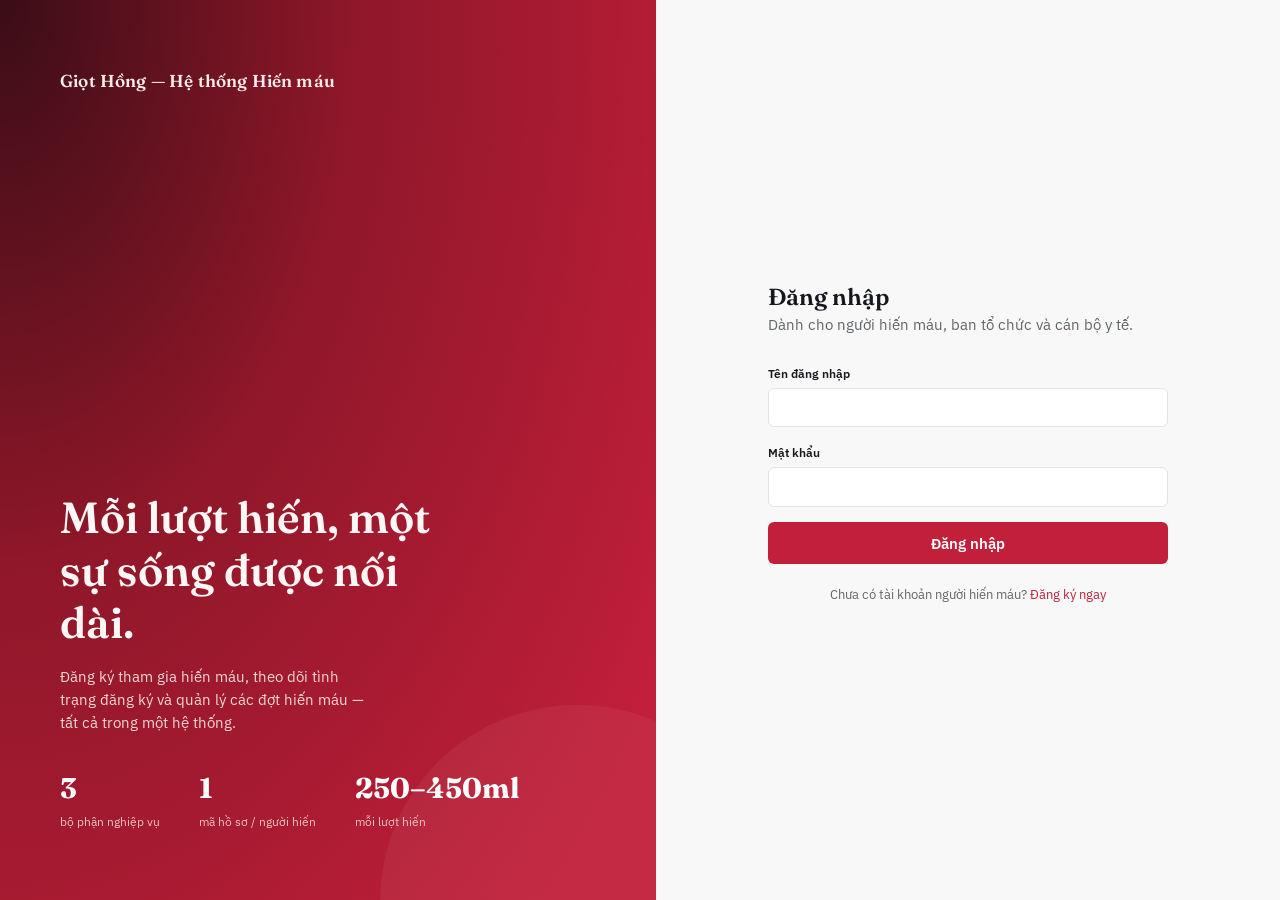
<file: frontend/index.html>
<!DOCTYPE html>
<html lang="vi">
<head>
<meta charset="UTF-8">
<meta name="viewport" content="width=device-width, initial-scale=1.0">
<title>Đăng nhập — Hệ thống Hiến máu</title>
<link rel="stylesheet" href="assets/css/style.css">
</head>
<body>

<div class="auth-shell">
  <div class="auth-hero">
    <div class="brand">Giọt Hồng — Hệ thống Hiến máu</div>
    <div>
      <h1>Mỗi lượt hiến, một sự sống được nối dài.</h1>
      <p class="lede">Đăng ký tham gia hiến máu, theo dõi tình trạng đăng ký và quản lý các đợt hiến máu — tất cả trong một hệ thống.</p>
      <div class="hero-stats">
        <div class="stat"><b>3</b><span>bộ phận nghiệp vụ</span></div>
        <div class="stat"><b>1</b><span>mã hồ sơ / người hiến</span></div>
        <div class="stat"><b>250–450ml</b><span>mỗi lượt hiến</span></div>
      </div>
    </div>
  </div>

  <div class="auth-panel">
    <div class="auth-card">
      <h2>Đăng nhập</h2>
      <p class="sub">Dành cho người hiến máu, ban tổ chức và cán bộ y tế.</p>

      <div class="alert alert-error" id="loginAlert"></div>

      <form id="loginForm" novalidate>
        <div class="field" data-field="username">
          <label for="username">Tên đăng nhập</label>
          <input type="text" id="username" autocomplete="username" required>
          <div class="error-text"></div>
        </div>
        <div class="field" data-field="password">
          <label for="password">Mật khẩu</label>
          <input type="password" id="password" autocomplete="current-password" required>
          <div class="error-text"></div>
        </div>
        <button class="btn btn-primary" type="submit" id="loginBtn">Đăng nhập</button>
      </form>

      <p class="form-footnote">
        Chưa có tài khoản người hiến máu? <a href="dang-ky.html">Đăng ký ngay</a>
      </p>
    </div>
  </div>
</div>

<script src="assets/js/api.js"></script>
<script src="assets/js/common.js"></script>
<script>
  // Nếu đã đăng nhập, điều hướng thẳng tới dashboard theo vai trò.
  (function redirectIfLoggedIn() {
    const user = Session.user;
    if (Session.token && user) {
      const map = { NHM: "donor.html", QTV: "admin.html", CBYT: "medical.html" };
      location.href = map[user.role] || "index.html";
    }
  })();

  const form = document.getElementById("loginForm");
  const alertBox = document.getElementById("loginAlert");
  const btn = document.getElementById("loginBtn");

  form.addEventListener("submit", async (e) => {
    e.preventDefault();
    alertBox.classList.remove("show");
    clearFormErrors(form);
    btn.disabled = true;
    btn.textContent = "Đang đăng nhập...";

    try {
      const data = await api("/auth/login", {
        method: "POST",
        auth: false,
        body: {
          username: document.getElementById("username").value.trim(),
          password: document.getElementById("password").value,
        },
      });
      Session.token = data.access_token;
      Session.user = data.user;
      const map = { NHM: "donor.html", QTV: "admin.html", CBYT: "medical.html" };
      location.href = map[data.user.role] || "index.html";
    } catch (err) {
      alertBox.textContent = err.message;
      alertBox.classList.add("show");
    } finally {
      btn.disabled = false;
      btn.textContent = "Đăng nhập";
    }
  });
</script>
</body>
</html>
</file>
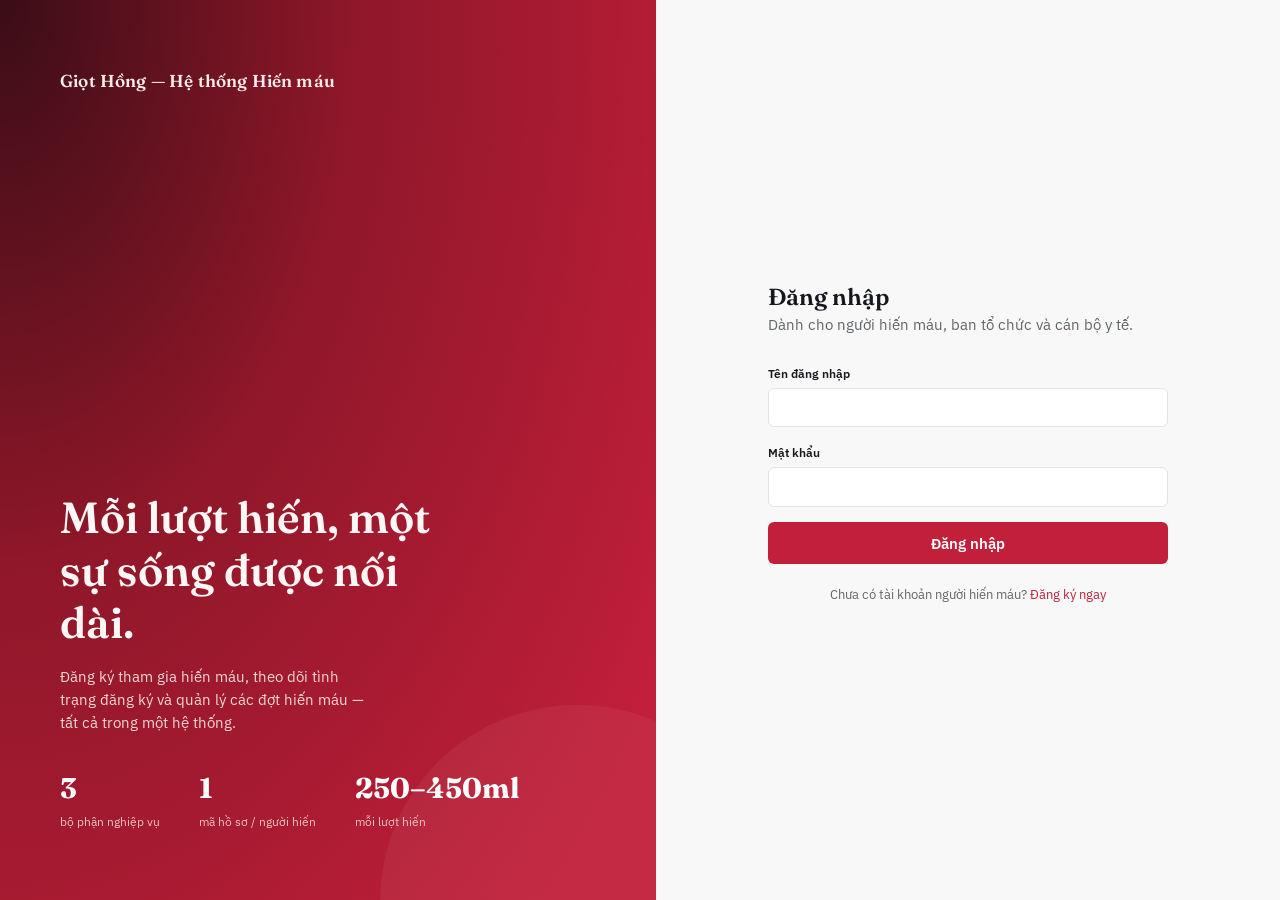
<file: frontend/admin.html>
<!DOCTYPE html>
<html lang="vi">
<head>
<meta charset="UTF-8">
<meta name="viewport" content="width=device-width, initial-scale=1.0">
<title>Ban tổ chức — Hệ thống Hiến máu</title>
<link rel="stylesheet" href="assets/css/style.css">
</head>
<body>

<div class="app-shell">
  <aside class="sidebar">
    <div class="brand">Giọt Hồng<small>Cổng ban tổ chức</small></div>
    <div class="nav-item active" data-tab="tong-quan">Tổng quan</div>
    <div class="nav-item" data-tab="su-kien">Sự kiện hiến máu</div>
    <div class="nav-item" data-tab="xet-duyet">Xét duyệt đăng ký</div>
    <div class="nav-item" data-tab="bao-cao">Báo cáo tiến độ</div>
    <div class="nav-item" data-tab="nguoi-hien">Người hiến máu</div>
    <div class="sidebar-footer">
      <div class="who" id="whoName">Tài khoản</div>
      <div class="role-badge">Quản trị viên</div>
      <button class="btn btn-ghost btn-sm" id="changePasswordButton" type="button">Đổi mật khẩu</button>
      <button class="btn btn-ghost btn-sm" onclick="logout()">Đăng xuất</button>
    </div>
  </aside>

  <main class="main">
    <!-- TỔNG QUAN -->
    <section class="tab-panel active" id="panel-tong-quan">
      <div class="page-header"><div><h1>Tổng quan hệ thống</h1><p>Toàn cảnh các sự kiện và đăng ký hiến máu.</p></div></div>
      <div class="stat-row" id="overviewStats"></div>
      <div class="card">
        <h3>Đăng ký đang chờ duyệt</h3>
        <div id="overviewPending"></div>
      </div>
    </section>

    <!-- SỰ KIỆN -->
    <section class="tab-panel" id="panel-su-kien">
      <div class="page-header">
        <div><h1>Sự kiện hiến máu</h1><p>Tạo và quản lý các đợt hiến máu (QTV_BM1).</p></div>
        <button class="btn btn-primary" style="width:auto;" id="openCreateEvent">+ Tạo sự kiện</button>
      </div>
      <div id="eventTableWrap"></div>
    </section>

    <!-- XÉT DUYỆT -->
    <section class="tab-panel" id="panel-xet-duyet">
      <div class="page-header"><div><h1>Xét duyệt đăng ký</h1><p>Duyệt hoặc từ chối đơn đăng ký tham gia hiến máu.</p></div></div>
      <div class="tabs">
        <button class="regFilterTab active" data-status="Chờ duyệt">Chờ duyệt</button>
        <button class="regFilterTab" data-status="Đã chấp nhận">Đã chấp nhận</button>
        <button class="regFilterTab" data-status="Từ chối">Từ chối</button>
        <button class="regFilterTab" data-status="">Tất cả</button>
      </div>
      <div id="registrationsWrap"></div>
    </section>

    <!-- BÁO CÁO -->
    <section class="tab-panel" id="panel-bao-cao">
      <div class="page-header"><div><h1>Báo cáo tiến độ</h1><p>Tỷ lệ hoàn thành = (Tổng lượng máu đã thu / Chỉ tiêu tiếp nhận) × 100%.</p></div></div>
      <div id="reportWrap"></div>
    </section>

    <!-- NGƯỜI HIẾN -->
    <section class="tab-panel" id="panel-nguoi-hien">
      <div class="page-header">
        <div><h1>Người hiến máu</h1><p>Tra cứu hồ sơ người hiến máu.</p></div>
        <input type="text" id="donorSearch" placeholder="Tìm theo mã, tên hoặc CCCD..." style="width:260px;">
      </div>
      <div id="donorTableWrap"></div>
    </section>
  </main>
</div>

<!-- Modal tạo/sửa sự kiện -->
<div class="modal-backdrop" id="eventModal">
  <div class="modal">
    <h3 id="eventModalTitle">Tạo sự kiện hiến máu</h3>
    <div class="alert alert-error" id="eventAlert"></div>
    <form id="eventForm" novalidate>
      <input type="hidden" id="ev_ma_su_kien">
      <div class="field" data-field="ten_su_kien"><label for="ev_ten">Tên sự kiện</label><input type="text" id="ev_ten" required><div class="error-text"></div></div>
      <div class="field" data-field="dia_diem"><label for="ev_diadiem">Địa điểm tổ chức</label><input type="text" id="ev_diadiem" required><div class="error-text"></div></div>
      <div class="field-row">
        <div class="field" data-field="thoi_gian_bat_dau"><label for="ev_batdau">Thời gian bắt đầu</label><input type="datetime-local" id="ev_batdau" required><div class="error-text"></div></div>
        <div class="field" data-field="thoi_gian_ket_thuc"><label for="ev_ketthuc">Thời gian kết thúc</label><input type="datetime-local" id="ev_ketthuc" required><div class="error-text"></div></div>
      </div>
      <div class="field" data-field="chi_tieu_ml"><label for="ev_chitieu">Chỉ tiêu tiếp nhận (ml)</label><input type="number" id="ev_chitieu" min="1" required><div class="error-text"></div></div>
      <div class="field" data-field="trang_thai" id="ev_trangthai_wrap" style="display:none;">
        <label for="ev_trangthai">Trạng thái sự kiện</label>
        <select id="ev_trangthai">
          <option>Sắp diễn ra</option><option>Đang diễn ra</option><option>Đã kết thúc</option><option>Đã hủy</option>
        </select>
        <div class="error-text"></div>
      </div>
      <div class="modal-actions">
        <button type="button" class="btn btn-ghost" id="closeEventModal">Hủy</button>
        <button type="submit" class="btn btn-primary" style="width:auto;">Lưu sự kiện</button>
      </div>
    </form>
  </div>
</div>

<!-- Modal từ chối đăng ký -->
<div class="modal-backdrop" id="rejectModal">
  <div class="modal">
    <h3>Từ chối đơn đăng ký</h3>
    <div class="alert alert-error" id="rejectAlert"></div>
    <form id="rejectForm" novalidate>
      <input type="hidden" id="rj_ma_dang_ky">
      <div class="field" data-field="ly_do_tu_choi">
        <label for="rj_lydo">Lý do từ chối</label>
        <textarea id="rj_lydo" required></textarea>
        <div class="error-text"></div>
      </div>
      <div class="modal-actions">
        <button type="button" class="btn btn-ghost" id="closeRejectModal">Hủy</button>
        <button type="submit" class="btn btn-danger">Xác nhận từ chối</button>
      </div>
    </form>
  </div>
</div>

<!-- Modal xác nhận xóa đơn đăng ký -->
<div class="modal-backdrop" id="deleteConfirmModal">
  <div class="modal">
    <h3>Xóa đơn đăng ký</h3>
    <p>Bạn có chắc chắn muốn xóa không?</p>
    <p class="hint" id="deleteConfirmMessage"></p>
    <form id="deleteConfirmForm">
      <div class="modal-actions">
        <button type="button" class="btn btn-ghost" id="closeDeleteConfirmModal">Hủy</button>
        <button type="submit" class="btn btn-danger">Xác nhận xóa</button>
      </div>
    </form>
  </div>
</div>

<!-- Modal xác nhận xóa sự kiện -->
<div class="modal-backdrop" id="eventDeleteConfirmModal">
  <div class="modal">
    <h3>Xóa sự kiện hiến máu</h3>
    <p>Bạn có chắc chắn muốn xóa không?</p>
    <p class="hint" id="eventDeleteConfirmMessage"></p>
    <form id="eventDeleteConfirmForm">
      <div class="modal-actions">
        <button type="button" class="btn btn-ghost" id="closeEventDeleteConfirmModal">Hủy</button>
        <button type="submit" class="btn btn-danger">Xác nhận xóa</button>
      </div>
    </form>
  </div>
</div>

<script src="assets/js/api.js"></script>
<script src="assets/js/common.js"></script>
<script src="assets/js/admin.js"></script>
</body>
</html>
</file>
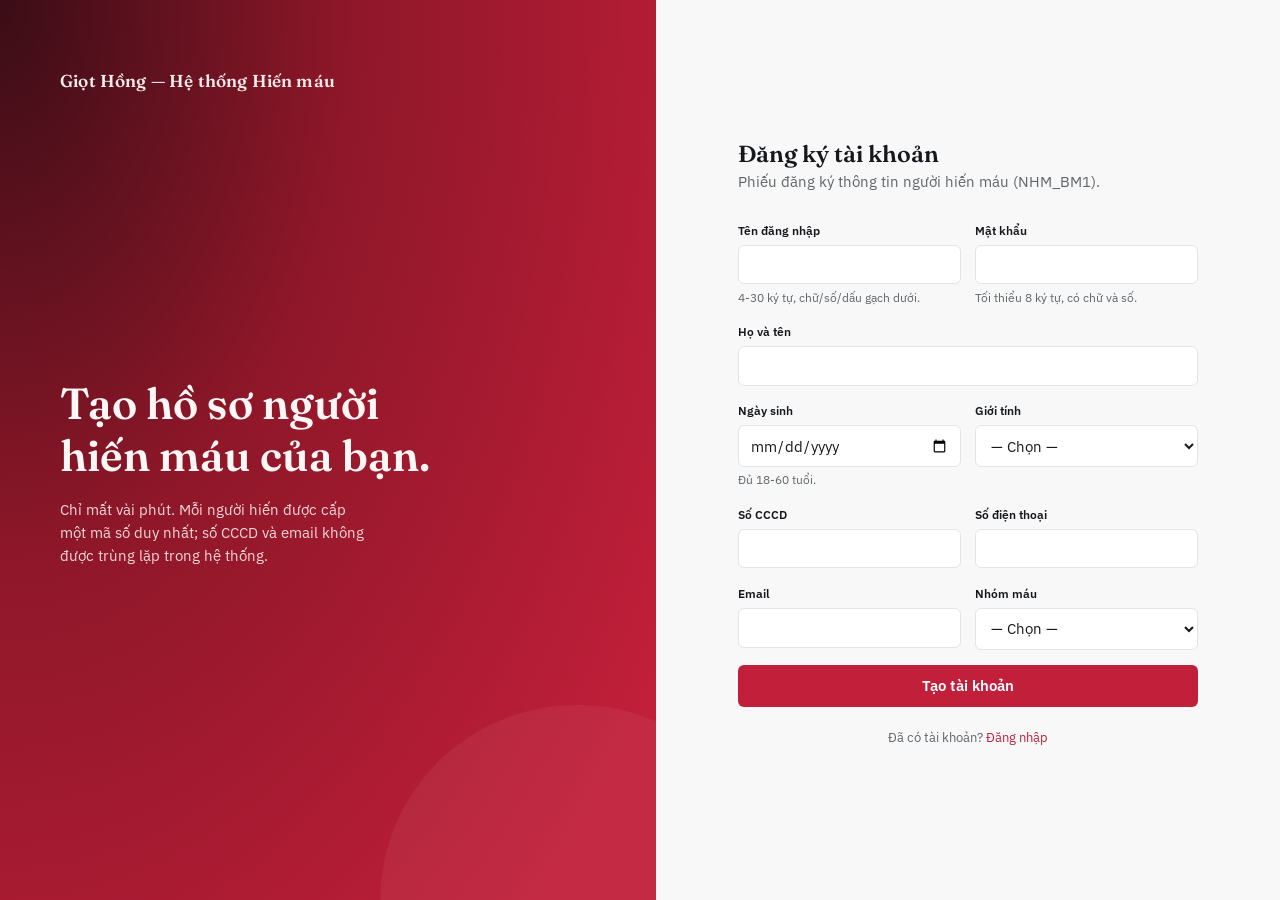
<file: frontend/dang-ky.html>
<!DOCTYPE html>
<html lang="vi">
<head>
<meta charset="UTF-8">
<meta name="viewport" content="width=device-width, initial-scale=1.0">
<title>Đăng ký người hiến máu — Hệ thống Hiến máu</title>
<link rel="stylesheet" href="assets/css/style.css">
</head>
<body>

<div class="auth-shell">
  <div class="auth-hero">
    <div class="brand">Giọt Hồng — Hệ thống Hiến máu</div>
    <div>
      <h1>Tạo hồ sơ người hiến máu của bạn.</h1>
      <p class="lede">Chỉ mất vài phút. Mỗi người hiến được cấp một mã số duy nhất; số CCCD và email không được trùng lặp trong hệ thống.</p>
    </div>
    <div></div>
  </div>

  <div class="auth-panel">
    <div class="auth-card" style="max-width: 460px;">
      <h2>Đăng ký tài khoản</h2>
      <p class="sub">Phiếu đăng ký thông tin người hiến máu (NHM_BM1).</p>

      <div class="alert alert-error" id="regAlert"></div>
      <div class="alert alert-success" id="regSuccess"></div>

      <form id="regForm" novalidate>
        <div class="field-row">
          <div class="field" data-field="username">
            <label for="username">Tên đăng nhập</label>
            <input type="text" id="username" required>
            <div class="hint">4-30 ký tự, chữ/số/dấu gạch dưới.</div>
            <div class="error-text"></div>
          </div>
          <div class="field" data-field="password">
            <label for="password">Mật khẩu</label>
            <input type="password" id="password" required>
            <div class="hint">Tối thiểu 8 ký tự, có chữ và số.</div>
            <div class="error-text"></div>
          </div>
        </div>

        <div class="field" data-field="ho_ten">
          <label for="ho_ten">Họ và tên</label>
          <input type="text" id="ho_ten" required>
          <div class="error-text"></div>
        </div>

        <div class="field-row">
          <div class="field" data-field="ngay_sinh">
            <label for="ngay_sinh">Ngày sinh</label>
            <input type="date" id="ngay_sinh" required>
            <div class="hint">Đủ 18-60 tuổi.</div>
            <div class="error-text"></div>
          </div>
          <div class="field" data-field="gioi_tinh">
            <label for="gioi_tinh">Giới tính</label>
            <select id="gioi_tinh" required>
              <option value="">— Chọn —</option>
              <option>Nam</option>
              <option>Nữ</option>
              <option>Khác</option>
            </select>
            <div class="error-text"></div>
          </div>
        </div>

        <div class="field-row">
          <div class="field" data-field="so_cccd">
            <label for="so_cccd">Số CCCD</label>
            <input type="text" id="so_cccd" inputmode="numeric" maxlength="12" required>
            <div class="error-text"></div>
          </div>
          <div class="field" data-field="so_dien_thoai">
            <label for="so_dien_thoai">Số điện thoại</label>
            <input type="tel" id="so_dien_thoai" maxlength="10" required>
            <div class="error-text"></div>
          </div>
        </div>

        <div class="field-row">
          <div class="field" data-field="email">
            <label for="email">Email</label>
            <input type="email" id="email" required>
            <div class="error-text"></div>
          </div>
          <div class="field" data-field="nhom_mau">
            <label for="nhom_mau">Nhóm máu</label>
            <select id="nhom_mau" required>
              <option value="">— Chọn —</option>
              <option>A+</option><option>A-</option>
              <option>B+</option><option>B-</option>
              <option>AB+</option><option>AB-</option>
              <option>O+</option><option>O-</option>
            </select>
            <div class="error-text"></div>
          </div>
        </div>

        <button class="btn btn-primary" type="submit" id="regBtn">Tạo tài khoản</button>
      </form>

      <p class="form-footnote">Đã có tài khoản? <a href="index.html">Đăng nhập</a></p>
    </div>
  </div>
</div>

<script src="assets/js/api.js"></script>
<script src="assets/js/common.js"></script>
<script>
  const form = document.getElementById("regForm");
  const alertBox = document.getElementById("regAlert");
  const successBox = document.getElementById("regSuccess");
  const btn = document.getElementById("regBtn");

  form.addEventListener("submit", async (e) => {
    e.preventDefault();
    alertBox.classList.remove("show");
    successBox.classList.remove("show");
    clearFormErrors(form);
    btn.disabled = true;
    btn.textContent = "Đang tạo tài khoản...";

    const payload = {
      username: document.getElementById("username").value.trim(),
      password: document.getElementById("password").value,
      ho_ten: document.getElementById("ho_ten").value.trim(),
      ngay_sinh: document.getElementById("ngay_sinh").value,
      gioi_tinh: document.getElementById("gioi_tinh").value,
      so_cccd: document.getElementById("so_cccd").value.trim(),
      so_dien_thoai: document.getElementById("so_dien_thoai").value.trim(),
      email: document.getElementById("email").value.trim(),
      nhom_mau: document.getElementById("nhom_mau").value,
    };

    try {
      await api("/auth/register", { method: "POST", auth: false, body: payload });
      successBox.textContent = "Tạo tài khoản thành công! Đang chuyển tới trang đăng nhập...";
      successBox.classList.add("show");
      setTimeout(() => (location.href = "index.html"), 1400);
    } catch (err) {
      alertBox.textContent = err.message;
      alertBox.classList.add("show");
      if (err.errors) showFormErrors(form, err.errors);
    } finally {
      btn.disabled = false;
      btn.textContent = "Tạo tài khoản";
    }
  });
</script>
</body>
</html>
</file>
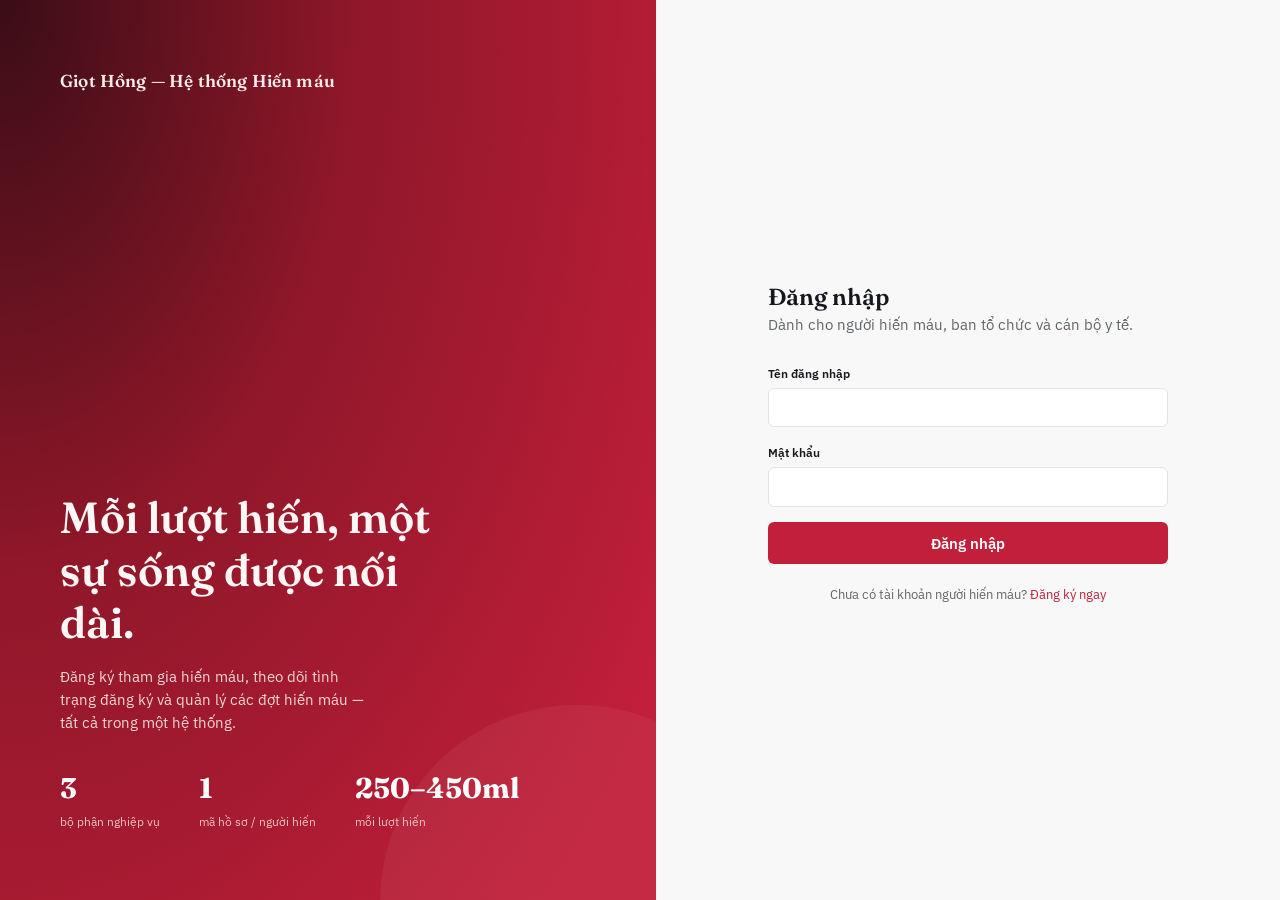
<file: frontend/donor.html>
<!DOCTYPE html>
<html lang="vi">
<head>
<meta charset="UTF-8">
<meta name="viewport" content="width=device-width, initial-scale=1.0">
<title>Người hiến máu — Hệ thống Hiến máu</title>
<link rel="stylesheet" href="assets/css/style.css">
</head>
<body>

<div class="app-shell">
  <aside class="sidebar">
    <div class="brand">Giọt Hồng<small>Cổng người hiến máu</small></div>
    <div class="nav-item active" data-tab="tong-quan">Tổng quan</div>
    <div class="nav-item" data-tab="ho-so">Hồ sơ cá nhân</div>
    <div class="nav-item" data-tab="khai-bao-y-te">Khai báo y tế</div>
    <div class="nav-item" data-tab="su-kien">Sự kiện hiến máu</div>
    <div class="nav-item" data-tab="dang-ky-cua-toi">Đăng ký của tôi</div>
    <div class="sidebar-footer">
      <div class="who" id="whoName">Tài khoản</div>
      <div class="role-badge">Người hiến máu</div>
      <button class="btn btn-ghost btn-sm" id="changePasswordButton" type="button">Đổi mật khẩu</button>
      <button class="btn btn-ghost btn-sm" onclick="logout()">Đăng xuất</button>
    </div>
  </aside>

  <main class="main">
    <!-- TỔNG QUAN -->
    <section class="tab-panel active" id="panel-tong-quan">
      <div class="page-header">
        <div><h1>Chào mừng trở lại</h1><p>Tình trạng hồ sơ và các đăng ký gần đây của bạn.</p></div>
      </div>
      <div class="stat-row" id="overviewStats"></div>
      <div class="card">
        <h3>Đăng ký gần đây</h3>
        <div id="overviewRegistrations"></div>
      </div>
    </section>

    <!-- HỒ SƠ -->
    <section class="tab-panel" id="panel-ho-so">
      <div class="page-header"><div><h1>Hồ sơ cá nhân</h1><p>Thông tin định danh người hiến máu (NHM_BM1).</p></div></div>
      <div class="card" style="max-width:560px;">
        <div class="alert alert-error" id="profileAlert"></div>
        <div class="alert alert-success" id="profileSuccess"></div>
        <form id="profileForm" novalidate>
          <div class="field-row">
            <div class="field"><label>Mã người hiến</label><input type="text" id="p_ma" disabled></div>
            <div class="field"><label>Tuổi</label><input type="text" id="p_tuoi" disabled></div>
          </div>
          <div class="field" data-field="ho_ten"><label for="p_ho_ten">Họ và tên</label><input type="text" id="p_ho_ten" required><div class="error-text"></div></div>
          <div class="field-row">
            <div class="field" data-field="gioi_tinh">
              <label for="p_gioi_tinh">Giới tính</label>
              <select id="p_gioi_tinh"><option>Nam</option><option>Nữ</option><option>Khác</option></select>
              <div class="error-text"></div>
            </div>
            <div class="field" data-field="nhom_mau">
              <label for="p_nhom_mau">Nhóm máu</label>
              <select id="p_nhom_mau">
                <option>A+</option><option>A-</option><option>B+</option><option>B-</option>
                <option>AB+</option><option>AB-</option><option>O+</option><option>O-</option>
              </select>
              <div class="error-text"></div>
            </div>
          </div>
          <div class="field" data-field="so_dien_thoai"><label for="p_sdt">Số điện thoại</label><input type="tel" id="p_sdt" required><div class="error-text"></div></div>
          <div class="field"><label>Số CCCD</label><input type="text" id="p_cccd" disabled><div class="hint">Không thể chỉnh sửa qua cổng tự phục vụ.</div></div>
          <div class="field"><label>Email</label><input type="email" id="p_email" disabled></div>
          <button class="btn btn-primary" style="width:auto;" type="submit">Lưu thay đổi</button>
        </form>
      </div>
    </section>

    <!-- KHAI BÁO Y TẾ -->
    <section class="tab-panel" id="panel-khai-bao-y-te">
      <div class="page-header"><div><h1>Khai báo y tế</h1><p>Phiếu khai báo y tế (NHM_BM2) — bắt buộc trước khi đăng ký sự kiện.</p></div></div>
      <div class="card" style="max-width:560px;">
        <div class="alert alert-error" id="medAlert"></div>
        <div class="alert alert-success" id="medSuccess"></div>
        <form id="medForm" novalidate>
          <div class="field-row">
            <div class="field" data-field="chieu_cao_cm"><label for="m_cc">Chiều cao (cm)</label><input type="number" id="m_cc" step="0.1" required><div class="error-text"></div></div>
            <div class="field" data-field="can_nang_kg"><label for="m_cn">Cân nặng (kg)</label><input type="number" id="m_cn" step="0.1" required><div class="error-text"></div></div>
          </div>
          <div class="field" data-field="tinh_trang_suc_khoe"><label for="m_ttsk">Tình trạng sức khỏe hiện tại</label><textarea id="m_ttsk" required></textarea><div class="error-text"></div></div>
          <div class="field"><label for="m_tsbl">Tiền sử bệnh lý (nếu có)</label><textarea id="m_tsbl"></textarea></div>
          <div class="field checkbox-row">
            <input type="checkbox" id="m_da_hien">
            <label for="m_da_hien" style="margin:0;">Đã từng hiến máu trong 12 tuần gần đây</label>
          </div>
          <div class="field" data-field="ngay_hien_gan_nhat" id="ngayHienWrap" style="display:none;">
            <label for="m_ngay_hien">Ngày hiến máu gần nhất</label>
            <input type="date" id="m_ngay_hien">
            <div class="error-text"></div>
          </div>
          <button class="btn btn-primary" style="width:auto;" type="submit">Gửi khai báo y tế</button>
        </form>
      </div>
      <div class="card">
        <h3>Lịch sử khai báo</h3>
        <div id="medHistory"></div>
      </div>
    </section>

    <!-- SỰ KIỆN -->
    <section class="tab-panel" id="panel-su-kien">
      <div class="page-header"><div><h1>Sự kiện hiến máu</h1><p>Chọn sự kiện đang mở đăng ký để tham gia.</p></div></div>
      <div id="eventList"></div>
    </section>

    <!-- ĐĂNG KÝ CỦA TÔI -->
    <section class="tab-panel" id="panel-dang-ky-cua-toi">
      <div class="page-header"><div><h1>Đăng ký của tôi</h1><p>Tra cứu trạng thái các lần đăng ký tham gia hiến máu.</p></div></div>
      <div class="card"><div id="myRegistrations"></div></div>
    </section>
  </main>
</div>

<script src="assets/js/api.js"></script>
<script src="assets/js/common.js"></script>
<script src="assets/js/donor.js"></script>
</body>
</html>
</file>
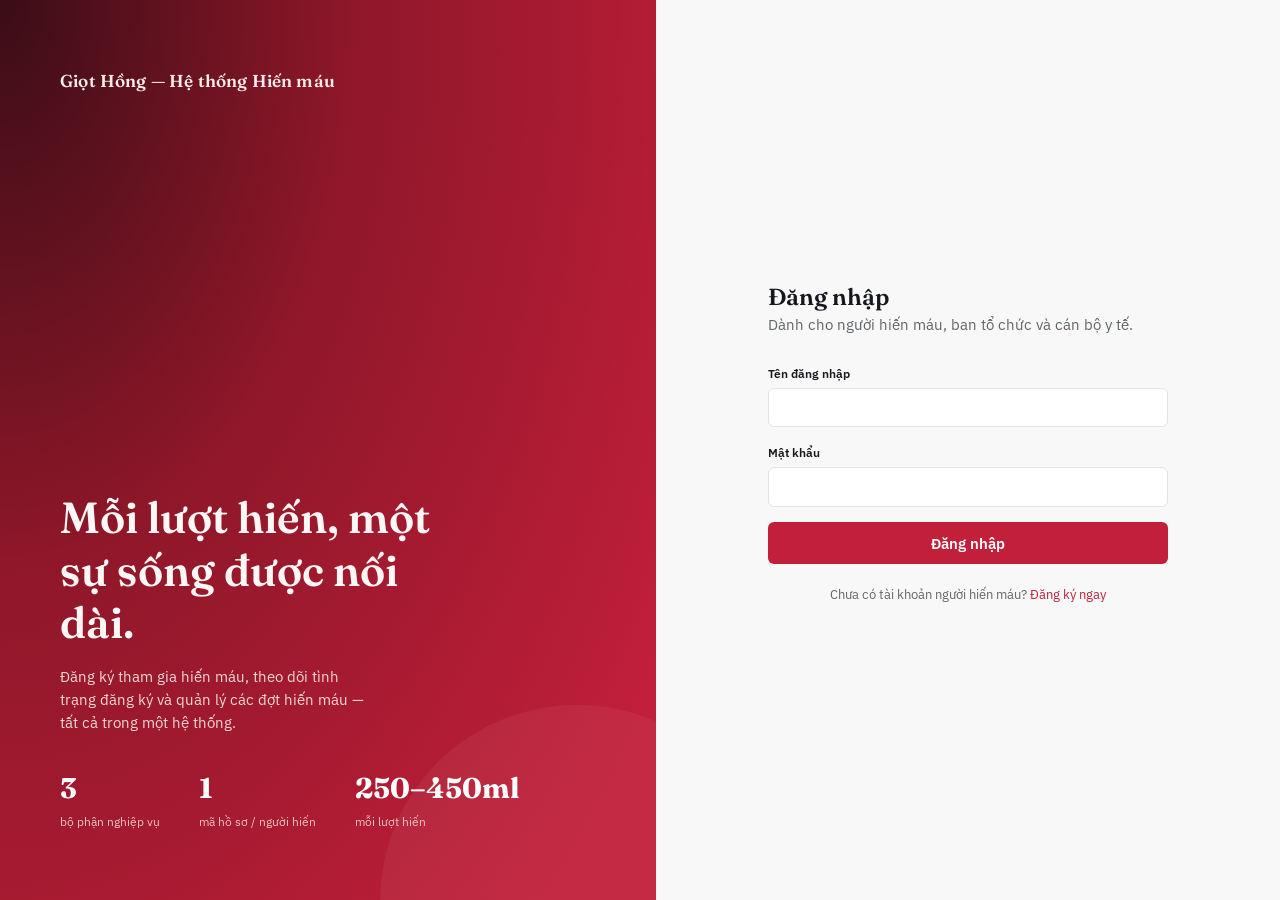
<file: frontend/medical.html>
<!DOCTYPE html>
<html lang="vi">
<head>
<meta charset="UTF-8">
<meta name="viewport" content="width=device-width, initial-scale=1.0">
<title>Cán bộ y tế — Hệ thống Hiến máu</title>
<link rel="stylesheet" href="assets/css/style.css">
</head>
<body>

<div class="app-shell">
  <aside class="sidebar">
    <div class="brand">Giọt Hồng<small>Cổng cán bộ y tế</small></div>
    <div class="nav-item active" data-tab="diem-danh">Điểm danh &amp; tiếp nhận</div>
    <div class="nav-item" data-tab="nguoi-hien">Tra cứu người hiến</div>
    <div class="nav-item" data-tab="results">Kết quả hiến máu</div>
    <div class="sidebar-footer">
      <div class="who" id="whoName">Tài khoản</div>
      <div class="role-badge">Cán bộ y tế</div>
      <button class="btn btn-ghost btn-sm" id="changePasswordButton" type="button">Đổi mật khẩu</button>
      <button class="btn btn-ghost btn-sm" onclick="logout()">Đăng xuất</button>
    </div>
  </aside>

  <main class="main">
    <!-- ĐIỂM DANH -->
    <section class="tab-panel active" id="panel-diem-danh">
      <div class="page-header">
        <div><h1>Điểm danh &amp; tiếp nhận máu</h1><p>Chỉ điểm danh được đối với đăng ký đã được Ban tổ chức phê duyệt.</p></div>
      </div>
      <div class="tabs">
        <button class="ckFilterTab active" data-status="Đã chấp nhận">Đã duyệt — chờ điểm danh</button>
        <button class="ckFilterTab" data-status="">Tất cả đăng ký</button>
      </div>
      <div id="regWrap"></div>
    </section>

    <!-- TRA CỨU NGƯỜI HIẾN -->
    <section class="tab-panel" id="panel-nguoi-hien">
      <div class="page-header">
        <div><h1>Tra cứu người hiến máu</h1><p>Xem hồ sơ và lịch sử khai báo y tế.</p></div>
        <input type="text" id="donorSearch" placeholder="Tìm theo mã, tên hoặc CCCD..." style="width:260px;">
      </div>
      <div id="donorTableWrap"></div>
    </section>

    <!-- KẾT QUẢ HIẾN MÁU -->
<!-- KẾT QUẢ HIẾN MÁU -->
    <section class="tab-panel" id="panel-results">
      <div class="page-header">
        <div>
          <h1>Kết quả hiến máu</h1>
          <p>Danh sách các ca hiến máu đã hoàn thành hoặc ghi nhận kết quả y tế.</p>
        </div>
        <input type="text" id="resultSearch" placeholder="Tìm theo mã ĐK, mã hoặc tên người hiến..." style="width:300px;">
      </div>
      <div id="resultTableWrap"></div>
    </section>
  </main>
</div>

<!-- Modal ghi nhận kết quả hiến máu -->
<div class="modal-backdrop" id="resultModal">
  <div class="modal">
    <h3>Ghi nhận kết quả hiến máu</h3>
    <p style="margin-bottom:1rem;">Đăng ký <b id="rs_ma_dang_ky_display"></b></p>
    <div class="alert alert-error" id="resultAlert"></div>
    <form id="resultForm" novalidate>
      <input type="hidden" id="rs_ma_dang_ky">
      <div class="field" data-field="trang_thai">
        <label for="rs_trangthai">Trạng thái</label>
        <select id="rs_trangthai">
          <option value="Đã hoàn thành">Đã hoàn thành</option>
          <option value="Chưa hoàn thành">Chưa hoàn thành</option>
        </select>
        <div class="error-text"></div>
      </div>
      <div class="field" data-field="luong_mau_ml" id="rs_luongmau_wrap">
        <label for="rs_luongmau">Lượng máu tiếp nhận (ml)</label>
        <select id="rs_luongmau">
          <option value="250">250 ml</option>
          <option value="350">350 ml</option>
          <option value="450">450 ml</option>
        </select>
        <div class="error-text"></div>
      </div>
      <div class="field" data-field="ghi_chu_y_te">
        <label for="rs_ghichu">Ghi chú y tế (nếu có)</label>
        <textarea id="rs_ghichu"></textarea>
        <div class="error-text"></div>
      </div>
      <div class="modal-actions">
        <button type="button" class="btn btn-ghost" id="closeResultModal">Hủy</button>
        <button type="submit" class="btn btn-primary">Lưu kết quả</button>
      </div>
    </form>
  </div>
</div>

<script src="assets/js/api.js"></script>
<script src="assets/js/common.js"></script>
<script src="assets/js/medical.js"></script>
</body>
</html>
</file>
<file: frontend/assets/css/style.css>
@import url('https://fonts.googleapis.com/css2?family=Fraunces:opsz,wght@9..144,400;9..144,500;9..144,600;9..144,700&family=IBM+Plex+Sans:wght@400;500;600;700&display=swap');

:root {
  --ink: #17181D;
  --paper: #F7F8F7;
  --paper-raised: #FFFFFF;
  --crimson: #C21F3A;
  --crimson-dark: #8F1729;
  --teal: #0E4F52;
  --teal-light: #E4EFEF;
  --line: #E2E4E1;
  --muted: #61666B;
  --success: #1F8A55;
  --success-bg: #E7F5EC;
  --warning: #A9660D;
  --warning-bg: #FBF0DC;
  --danger: #B3122B;
  --danger-bg: #FBE8E9;
  --radius-sm: 6px;
  --radius-md: 10px;
  --shadow-card: 0 1px 2px rgba(23, 24, 29, 0.06), 0 1px 1px rgba(23, 24, 29, 0.04);
}

* { box-sizing: border-box; }

html, body {
  margin: 0;
  padding: 0;
  background: var(--paper);
  color: var(--ink);
  font-family: 'IBM Plex Sans', system-ui, sans-serif;
  font-size: 15px;
  line-height: 1.5;
}

h1, h2, h3, h4 {
  font-family: 'Fraunces', Georgia, serif;
  font-weight: 600;
  line-height: 1.2;
  margin: 0 0 0.4em;
}

p { margin: 0 0 1em; color: var(--muted); max-width: 62ch; }
a { color: var(--crimson); text-decoration: none; }
a:hover { text-decoration: underline; }

button, input, select, textarea { font-family: inherit; font-size: inherit; }

/* ---------------------------------------------------------------- */
/* Trang đăng nhập / đăng ký                                        */
/* ---------------------------------------------------------------- */
.auth-shell {
  min-height: 100vh;
  display: grid;
  grid-template-columns: 1.05fr 1fr;
}

.auth-hero {
  background: radial-gradient(120% 140% at 0% 0%, #3A0D16 0%, var(--crimson-dark) 45%, var(--crimson) 100%);
  color: #FBEBEA;
  padding: 4.5rem 4rem;
  display: flex;
  flex-direction: column;
  justify-content: space-between;
  position: relative;
  overflow: hidden;
}

.auth-hero::after {
  content: "";
  position: absolute;
  right: -18%;
  bottom: -22%;
  width: 60%;
  padding-top: 60%;
  border-radius: 50%;
  background: rgba(255, 255, 255, 0.05);
}

.auth-hero .brand {
  font-family: 'Fraunces', serif;
  font-size: 1.15rem;
  font-weight: 600;
  letter-spacing: 0.01em;
}

.auth-hero h1 {
  font-size: clamp(2.1rem, 3.4vw, 2.9rem);
  color: #FFF7F5;
  max-width: 13ch;
  margin-top: 2.2rem;
}

.auth-hero .lede {
  color: #F3D7D6;
  max-width: 34ch;
  font-size: 1.02rem;
}

.hero-stats {
  display: flex;
  gap: 2.6rem;
  margin-top: 2.2rem;
  position: relative;
  z-index: 1;
}

.hero-stats .stat b {
  display: block;
  font-family: 'Fraunces', serif;
  font-size: 1.9rem;
  color: #FFFFFF;
}

.hero-stats .stat span {
  font-size: 0.82rem;
  color: #EFC3C1;
}

.auth-panel {
  display: flex;
  align-items: center;
  justify-content: center;
  padding: 3rem 2.5rem;
}

.auth-card {
  width: 100%;
  max-width: 400px;
}

.auth-card h2 { font-size: 1.55rem; margin-bottom: 0.25rem; }
.auth-card .sub { margin-bottom: 1.8rem; }

.role-tabs {
  display: flex;
  gap: 0.4rem;
  margin-bottom: 1.6rem;
  border-bottom: 1px solid var(--line);
}

.role-tabs button {
  background: none;
  border: none;
  padding: 0.6rem 0.2rem;
  margin-right: 1.2rem;
  color: var(--muted);
  border-bottom: 2px solid transparent;
  cursor: pointer;
  font-weight: 500;
}

.role-tabs button.active {
  color: var(--ink);
  border-bottom-color: var(--crimson);
}

/* ---------------------------------------------------------------- */
/* Form elements                                                    */
/* ---------------------------------------------------------------- */
.field { margin-bottom: 1.05rem; }
.field label {
  display: block;
  font-size: 0.83rem;
  font-weight: 600;
  margin-bottom: 0.35rem;
  color: var(--ink);
}
.field .hint { font-size: 0.78rem; color: var(--muted); margin-top: 0.3rem; }
.field .error-text { font-size: 0.8rem; color: var(--danger); margin-top: 0.35rem; display: none; }
.field.has-error .error-text { display: block; }
.field.has-error input,
.field.has-error select,
.field.has-error textarea { border-color: var(--danger); }

input[type=text], input[type=password], input[type=email], input[type=number],
input[type=date], input[type=datetime-local], input[type=tel], select, textarea {
  width: 100%;
  padding: 0.62rem 0.75rem;
  border: 1px solid var(--line);
  border-radius: var(--radius-sm);
  background: var(--paper-raised);
  color: var(--ink);
  outline: none;
  transition: border-color 0.15s ease;
}

input:focus, select:focus, textarea:focus {
  border-color: var(--crimson);
  box-shadow: 0 0 0 3px rgba(194, 31, 58, 0.12);
}

textarea { resize: vertical; min-height: 80px; }

.field-row { display: grid; grid-template-columns: 1fr 1fr; gap: 0.9rem; }
.field-row > .field { min-width: 0; }

.checkbox-row { display: flex; align-items: center; gap: 0.5rem; }
.checkbox-row input { width: auto; }

.btn {
  display: inline-flex;
  align-items: center;
  justify-content: center;
  gap: 0.4rem;
  padding: 0.68rem 1.3rem;
  border-radius: var(--radius-sm);
  border: 1px solid transparent;
  font-weight: 600;
  cursor: pointer;
  transition: opacity 0.15s ease, transform 0.05s ease;
}
.btn:active { transform: translateY(1px); }
.btn:disabled { opacity: 0.55; cursor: not-allowed; }

.btn-primary { background: var(--crimson); color: #fff; width: 100%; }
.btn-primary:hover:not(:disabled) { background: var(--crimson-dark); }
.btn-primary:disabled { background: #a6abb3; color: #f7f7f7; opacity: 0.7; }

.btn-ghost { background: transparent; color: var(--ink); border-color: var(--line); }
.btn-ghost:hover:not(:disabled) { border-color: var(--ink); }

.btn-success { background: var(--success); color: #fff; }
.btn-danger { background: var(--danger); color: #fff; }
.btn-sm { padding: 0.4rem 0.8rem; font-size: 0.83rem; }
.pagination { display:flex; justify-content:space-between; align-items:center; gap:1rem; padding-top:1rem; }
.pagination > div { display:flex; gap:0.35rem; flex-wrap:wrap; justify-content:flex-end; }
.pagination .active { background:var(--crimson); color:#fff; }
.pagination-arrow { min-width:2.25rem; font-size:1.1rem; line-height:1; }

.form-footnote { margin-top: 1.4rem; font-size: 0.87rem; color: var(--muted); text-align: center; }

.alert {
  padding: 0.7rem 0.9rem;
  border-radius: var(--radius-sm);
  font-size: 0.87rem;
  margin-bottom: 1rem;
  display: none;
}
.alert.show { display: block; }
.alert-error { background: var(--danger-bg); color: var(--danger); }
.alert-success { background: var(--success-bg); color: var(--success); }

/* ---------------------------------------------------------------- */
/* App shell (dashboards)                                           */
/* ---------------------------------------------------------------- */
.app-shell { display: grid; grid-template-columns: 240px 1fr; min-height: 100vh; }

.sidebar {
  background: var(--ink);
  color: #E9EAEA;
  padding: 1.6rem 1.1rem;
  display: flex;
  flex-direction: column;
}

.sidebar .brand {
  font-family: 'Fraunces', serif;
  font-size: 1.15rem;
  color: #fff;
  padding: 0 0.5rem 1.4rem;
  border-bottom: 1px solid rgba(255,255,255,0.1);
  margin-bottom: 1.2rem;
}
.sidebar .brand small { display: block; font-family: 'IBM Plex Sans', sans-serif; font-size: 0.72rem; color: #9AA0A6; margin-top: 0.2rem; }

.nav-item {
  display: flex;
  align-items: center;
  gap: 0.55rem;
  padding: 0.6rem 0.65rem;
  border-radius: var(--radius-sm);
  color: #C7CACC;
  cursor: pointer;
  font-size: 0.9rem;
  font-weight: 500;
  margin-bottom: 0.15rem;
}
.nav-item:hover { background: rgba(255,255,255,0.06); color: #fff; }
.nav-item.active { background: var(--crimson); color: #fff; }

.sidebar-footer { margin-top: auto; padding-top: 1rem; border-top: 1px solid rgba(255,255,255,0.1); }
.sidebar-footer .who { font-size: 0.85rem; color: #fff; }
.sidebar-footer .role-badge { font-size: 0.72rem; color: #9AA0A6; }
.sidebar-footer .btn { margin-top: 0.7rem; width: 100%; }

.sidebar-footer .btn-ghost {
  color: #E9EAEA;
  border-color: rgba(255, 255, 255, 0.2);
}
.sidebar-footer .btn-ghost:hover {
  background: rgba(255, 255, 255, 0.1);
  color: #FFFFFF;
  border-color: rgba(255, 255, 255, 0.4);
}

.main {
  padding: 2.1rem 2.4rem 3rem;
  max-width: 1180px;
}

.page-header { display: flex; align-items: baseline; justify-content: space-between; margin-bottom: 1.6rem; flex-wrap: wrap; gap: 0.8rem; }
.page-header h1 { font-size: 1.7rem; margin: 0; }
.page-header p { margin: 0.25rem 0 0; }

.tabs { display: flex; gap: 0.3rem; margin-bottom: 1.5rem; border-bottom: 1px solid var(--line); }
.tabs button {
  background: none; border: none; padding: 0.65rem 0.1rem; margin-right: 1.5rem;
  color: var(--muted); border-bottom: 2px solid transparent; cursor: pointer; font-weight: 500;
}
.tabs button.active { color: var(--ink); border-bottom-color: var(--crimson); }

.tab-panel { display: none; }
.tab-panel.active { display: block; }

.stat-row { display: grid; grid-template-columns: 1.4fr 1fr 1fr 1fr; gap: 1rem; margin-bottom: 1.8rem; }
.stat-feature {
  background: var(--ink); color: #fff; border-radius: var(--radius-md); padding: 1.4rem 1.5rem;
  display: flex; flex-direction: column; justify-content: space-between;
}
.stat-feature .label { font-size: 0.8rem; color: #B8BABC; }
.stat-feature .value { font-family: 'Fraunces', serif; font-size: 2.3rem; margin-top: 0.3rem; }
.stat-feature .sub { font-size: 0.78rem; color: #9AA0A6; margin-top: 0.4rem; }

.stat-card {
  background: var(--paper-raised); border: 1px solid var(--line); border-radius: var(--radius-md);
  padding: 1.1rem 1.2rem; box-shadow: var(--shadow-card);
}
.stat-card .label { font-size: 0.78rem; color: var(--muted); }
.stat-card .value { font-family: 'Fraunces', serif; font-size: 1.7rem; margin-top: 0.25rem; }

.card {
  background: var(--paper-raised); border: 1px solid var(--line); border-radius: var(--radius-md);
  padding: 1.4rem 1.5rem; margin-bottom: 1.4rem; box-shadow: var(--shadow-card);
}
.card h3 { font-size: 1.05rem; margin-bottom: 1rem; }

table { width: 100%; border-collapse: collapse; font-size: 0.88rem; }
thead th {
  text-align: left; font-size: 0.74rem; text-transform: none; color: var(--muted);
  font-weight: 600; padding: 0.55rem 0.6rem; border-bottom: 1px solid var(--line);
}
tbody td { padding: 0.65rem 0.6rem; border-bottom: 1px solid var(--line); vertical-align: middle; }
tbody tr:last-child td { border-bottom: none; }
tbody tr:hover { background: #FAFAF9; }

.badge {
  display: inline-block; padding: 0.22rem 0.6rem; border-radius: 999px; font-size: 0.76rem; font-weight: 600;
}
.badge-pending { background: var(--warning-bg); color: var(--warning); }
.badge-accepted { background: var(--success-bg); color: var(--success); }
.badge-rejected { background: var(--danger-bg); color: var(--danger); }
.badge-upcoming { background: var(--teal-light); color: var(--teal); }
.badge-ongoing { background: var(--success-bg); color: var(--success); }
.badge-ended { background: #EEEEEC; color: var(--muted); }
.badge-cancelled { background: var(--danger-bg); color: var(--danger); }

.empty-state {
  text-align: center; padding: 2.4rem 1rem; color: var(--muted); border: 1px dashed var(--line);
  border-radius: var(--radius-md);
}

.toast-stack { position: fixed; top: 1.2rem; right: 1.2rem; z-index: 100; display: flex; flex-direction: column; gap: 0.5rem; }
.toast {
  background: var(--ink); color: #fff; padding: 0.7rem 1rem; border-radius: var(--radius-sm);
  font-size: 0.87rem; box-shadow: 0 6px 18px rgba(0,0,0,0.18); min-width: 220px;
}
.toast.error { background: var(--danger); }
.toast.success { background: var(--success); }

.modal-backdrop {
  position: fixed; inset: 0; background: rgba(23,24,29,0.5); display: none; align-items: center; justify-content: center; z-index: 90;
}
.modal-backdrop.show { display: flex; }
.modal {
  background: #fff;
  border-radius: var(--radius-md);
  padding: 1.6rem;
  width: 90%;
  max-width: 480px;
  box-sizing: border-box;
}
.modal h3 { margin-bottom: 0.9rem; }
.modal-actions { display: flex; gap: 0.6rem; justify-content: flex-end; margin-top: 1.2rem; }

.progress-bar { height: 8px; background: var(--line); border-radius: 999px; overflow: hidden; }
.progress-bar > div { height: 100%; background: var(--crimson); }

input[type="date"],
input[type="datetime-local"] {
  max-width: 100%;
  box-sizing: border-box;
}

/* ---------------------------------------------------------------- */
/* TOÀN BỘ CẤU HÌNH MOBILE DI ĐỘNG (SỬA LỖI PHỒNG DẢI ĐEN CHUẨN ĐÉT) */
/* ---------------------------------------------------------------- */
@media (max-width: 880px) {
  .auth-shell { grid-template-columns: 1fr; }
  .auth-hero { display: none; }

  /* 1. Đổi app-shell từ Grid thành Block để không kéo giãn Sidebar */
  .app-shell {
    display: block !important;
    min-height: auto !important;
  }

  /* 2. Cố định kích thước khung màu đen, triệt tiêu hoàn toàn chiều cao thừa */
  .sidebar {
    display: flex !important;
    flex-direction: row !important;
    align-items: center !important;
    overflow-x: auto !important;
    white-space: nowrap !important;
    padding: 0 0.8rem !important;
    gap: 0.4rem !important;
    position: sticky !important;
    top: 0 !important;
    z-index: 100 !important;
    height: 52px !important;       /* Chiều cao chuẩn tuyệt đối cho dải đen */
    max-height: 52px !important;
    min-height: 52px !important;
    box-sizing: border-box !important;
  }

  /* Ẩn các phần thừa */
  .sidebar .brand,
  .sidebar-footer {
    display: none !important;
  }

  /* 3. Chuẩn hóa nút menu không bị phồng hay trồi lên tụt xuống */
  .sidebar .nav-item {
    margin: 0 !important;
    padding: 0.4rem 0.75rem !important;
    font-size: 0.83rem !important;
    line-height: 1 !important;
    flex-shrink: 0 !important;
    flex-grow: 0 !important;
    box-sizing: border-box !important;
    border: none !important;
    height: 34px !important;
    display: inline-flex !important;
    align-items: center !important;
    justify-content: center !important;
    font-weight: 500 !important;
  }

  .main {
    padding: 1.2rem 1rem 2rem !important;
  }
  .stat-row { grid-template-columns: 1fr 1fr; }
  .field-row { grid-template-columns: 1fr; }
}
</file>
